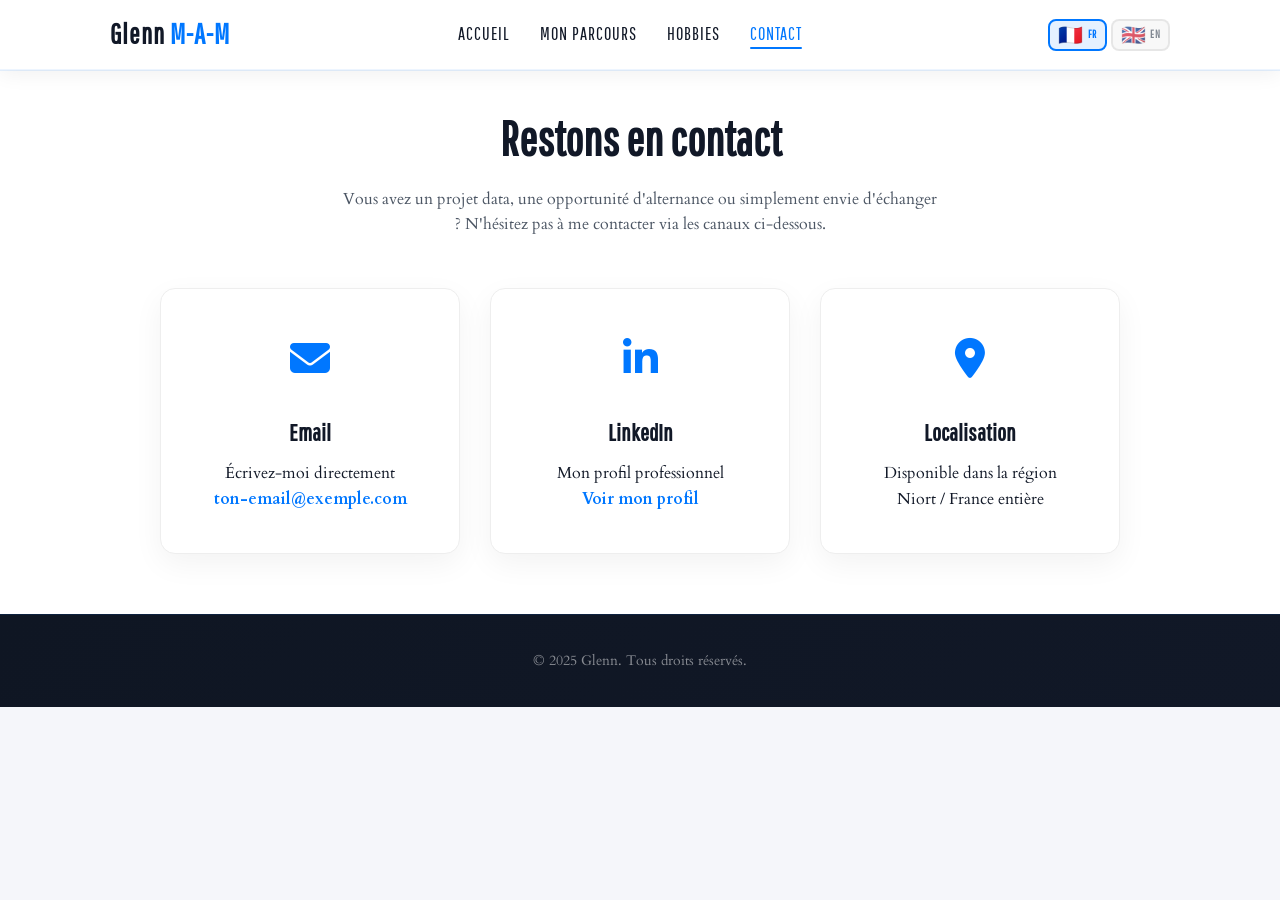
<file: contact.html>
<!DOCTYPE html>
<html lang="fr">
<head>
    <meta charset="UTF-8">
    <meta name="viewport" content="width=device-width, initial-scale=1.0">
    <title>Contact — Glenn</title>
    <link href="https://fonts.googleapis.com/css2?family=Cardo&family=Pathway+Gothic+One&display=swap" rel="stylesheet">
    <link rel="stylesheet" href="https://cdnjs.cloudflare.com/ajax/libs/font-awesome/6.4.0/css/all.min.css">
    <link rel="stylesheet" href="./css/global.css">
</head>
<body>

    <!-- NAVIGATION (Identique à l'accueil) -->
    <nav class="navbar">
        <div class="nav-container">
            <a href="index.html" class="logo">Glenn<span> M-A-M</span></a>
            <ul class="nav-links">
                <li><a href="index.html" data-i18n="nav.home">Accueil</a></li>
                <li><a href="parcours.html" data-i18n="nav.journey">Mon Parcours</a></li>
                <li><a href="hobbies.html">Hobbies</a></li>
                <li><a href="contact.html" class="active" data-i18n="nav.contact">Contact</a></li>
            </ul>
            <div class="burger"><div class="line1"></div><div class="line2"></div><div class="line3"></div></div>
            <div class="lang-toggle">
                <button class="lang-btn active" data-lang="fr" aria-label="Français">🇫🇷 <span class="lang-code">FR</span></button>
                <button class="lang-btn" data-lang="en" aria-label="English">🇬🇧 <span class="lang-code">EN</span></button>
            </div>
        </div>
    </nav>

    <!-- SECTION CONTACT -->
    <section class="contact-section">
        <div class="contact-container">
            <h1 class="section-title" data-i18n="contact.title">Restons en contact</h1>
            <p class="contact-intro">
                Vous avez un projet data, une opportunité d'alternance ou simplement envie d'échanger ? 
                N'hésitez pas à me contacter via les canaux ci-dessous.
            </p>

            <div class="contact-cards">
                
                <!-- Carte Email -->
                <div class="contact-card">
                    <div class="icon-box">
                        <i class="fa-solid fa-envelope"></i>
                    </div>
                    <h3>Email</h3>
                    <p>Écrivez-moi directement</p>
                    <a href="mailto:ton-email@exemple.com" class="contact-link">ton-email@exemple.com</a>
                </div>

                <!-- Carte LinkedIn -->
                <div class="contact-card">
                    <div class="icon-box">
                        <i class="fa-brands fa-linkedin-in"></i>
                    </div>
                    <h3>LinkedIn</h3>
                    <p>Mon profil professionnel</p>
                    <a href="https://www.linkedin.com/in/ton-profil" target="_blank" class="contact-link">Voir mon profil</a>
                </div>

                <!-- Carte Localisation (Optionnel) -->
                <div class="contact-card">
                    <div class="icon-box">
                        <i class="fa-solid fa-location-dot"></i>
                    </div>
                    <h3>Localisation</h3>
                    <p>Disponible dans la région</p>
                    <span class="location-text">Niort / France entière</span>
                </div>

            </div>
        </div>
    </section>

    <footer>
        <p data-i18n="footer">© 2025 Glenn. Tous droits réservés.</p>
    </footer>

    <script src="./js/i18n.js"></script>
    <script src="./js/main.js"></script>
</body>
</html>
</file>
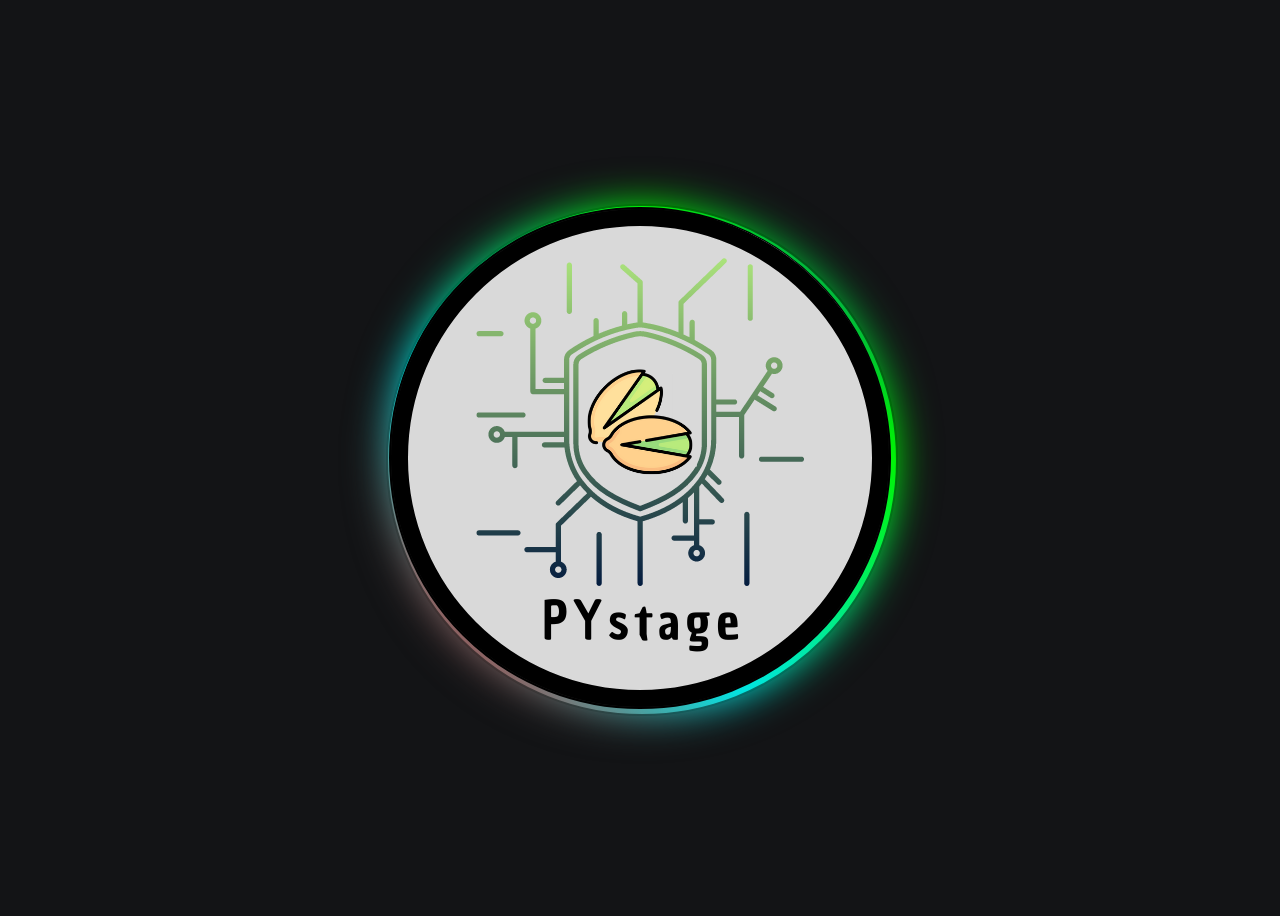
<file: projets/2022/project_final/html/HtMl.html>
<!DOCTYPE html>

<html>

	<head>
		<meta charset="UTF-8" />
	</head>
<!-- Importation de notre feuille css -->

	<link rel="stylesheet" href="./CsS.css" />
	
<!-- Mettre un titre à notre site (nom du site) -->

<title> Titre Tableau de Bord </title>

<header> 

	<div class="box" >
	<a href="tableauBord.html"><img src="../image/PYstage.png"></img></a>
	</div>
	

</header>
<body>
</file>
<file: css/global.css>
/* =========================================
   GLOBAL.CSS - Style moderne pour le Portfolio
   ========================================= */

:root {
    --primary: #0077ff;
    --dark: #111827;
    --light: #f5f6fa;
    --white: #ffffff;
    --text-grey: #4b5563;
    --shadow: 0 10px 30px rgba(0, 119, 255, 0.15);
    --card-shadow: 0 10px 25px rgba(0,0,0,0.05);
    --transition: all 0.3s ease;
    
    /* Polices */
    --font-title: 'Pathway Gothic One', sans-serif;
    --font-text: 'Cardo', serif;
}

* { margin: 0; padding: 0; box-sizing: border-box; }

body {
    font-family: var(--font-text);
    background-color: var(--light);
    color: var(--dark);
    overflow-x: hidden;
    line-height: 1.6;
}

/* ================= NAVBAR ================= */
.navbar {
    background: rgba(255, 255, 255, 0.82);
    backdrop-filter: blur(14px);
    -webkit-backdrop-filter: blur(14px);
    height: 70px;
    width: 100%;
    position: fixed;
    top: 0;
    z-index: 1000;
    box-shadow: 0 1px 0 rgba(0,119,255,0.1), 0 4px 20px rgba(0,0,0,0.06);
    border-bottom: 1px solid rgba(0,119,255,0.07);
}

.nav-container {
    display: flex;
    justify-content: space-between;
    align-items: center;
    max-width: 1100px;
    margin: 0 auto;
    height: 100%;
    padding: 0 20px;
}

.logo {
    font-family: var(--font-title);
    font-size: 28px;
    text-decoration: none;
    color: var(--dark);
    font-weight: bold;
    letter-spacing: 1px;
    transition: opacity 0.2s ease;
}
.logo:hover { opacity: 0.8; }
.logo span { color: var(--primary); }

.nav-links { display: flex; list-style: none; gap: 30px; }
.nav-links li a {
    text-decoration: none;
    color: var(--dark);
    font-family: var(--font-title);
    font-size: 18px;
    text-transform: uppercase;
    transition: color 0.25s ease;
    letter-spacing: 1px;
    position: relative;
    padding-bottom: 3px;
}
/* Underline animé au hover */
.nav-links li a::after {
    content: '';
    position: absolute;
    bottom: -2px;
    left: 0;
    width: 0;
    height: 2px;
    background: var(--primary);
    border-radius: 2px;
    transition: width 0.3s ease;
}
.nav-links li a:hover::after,
.nav-links li a.active::after { width: 100%; }
.nav-links li a:hover, .nav-links li a.active { color: var(--primary); }

.burger { display: none; cursor: pointer; }
.burger div { width: 25px; height: 3px; background-color: var(--dark); margin: 5px; transition: var(--transition); }

/* ================= HERO SECTION ================= */
.hero {
    height: 100vh;
    display: flex;
    align-items: center;
    justify-content: center;
    text-align: center;
    padding: 70px 20px 0;
    background: linear-gradient(150deg, #eef4ff 0%, #f5f6fa 50%, #eef2f6 100%);
    position: relative;
    overflow: hidden;
    overflow-x: hidden;
}

/* Cercle décoratif en arrière-plan */
.hero::before {
    content: '';
    position: absolute;
    width: 500px;
    height: 500px;
    background: radial-gradient(circle, rgba(0,119,255,0.07), transparent 65%);
    top: 10%;
    right: -100px;
    border-radius: 50%;
    pointer-events: none;
}
.hero::after {
    content: '';
    position: absolute;
    width: 350px;
    height: 350px;
    background: radial-gradient(circle, rgba(0,119,255,0.05), transparent 65%);
    bottom: 5%;
    left: -80px;
    border-radius: 50%;
    pointer-events: none;
}

.hero-content { width: 100%; max-width: 800px; animation: fadeIn 1s ease-out; position: relative; z-index: 1; padding: 0 16px; box-sizing: border-box; }
@keyframes fadeIn { from { opacity: 0; transform: translateY(20px); } to { opacity: 1; transform: translateY(0); } }

.profile-img-container {
    width: 150px;
    height: 150px;
    margin: 0 auto 25px;
    border-radius: 50%;
    overflow: hidden;
    border: 4px solid var(--white);
    box-shadow: var(--shadow);
}
.profile-img { width: 100%; height: 100%; object-fit: cover; }

.hero h1 {
    font-family: var(--font-title);
    font-size: 4rem;
    margin-bottom: 15px;
    color: var(--dark);
    line-height: 1.1;
}
.text-highlight { color: var(--primary); }

.hero-text {
    font-size: 1.2rem;
    color: var(--text-grey);
    margin-bottom: 40px;
    width: 100%;
    max-width: 600px;
    margin-left: auto;
    margin-right: auto;
    padding: 0 8px;
    box-sizing: border-box;
}

.cta-buttons { display: flex; gap: 20px; justify-content: center; flex-wrap: wrap; }
.btn {
    padding: 12px 30px;
    border-radius: 50px;
    text-decoration: none;
    font-family: var(--font-title);
    font-size: 18px;
    letter-spacing: 1px;
    transition: var(--transition);
    display: inline-flex;
    align-items: center;
    gap: 10px;
}
.btn-primary { background-color: var(--primary); color: var(--white); box-shadow: 0 4px 15px rgba(0, 119, 255, 0.3); }
.btn-primary:hover { background-color: #005ecb; transform: translateY(-3px); }
.btn-outline { border: 2px solid var(--dark); color: var(--dark); }
.btn-outline:hover { background-color: var(--dark); color: var(--white); transform: translateY(-3px); }

/* ================= PROJECTS SLIDER ================= */
.projects-section { padding: 80px 20px; background: var(--white); text-align: center; }
.section-title { font-family: var(--font-title); font-size: 3rem; color: var(--dark); margin-bottom: 10px; }
.section-subtitle { color: var(--text-grey); margin-bottom: 50px; }

.slider-container {
    max-width: 1000px;
    margin: 0 auto;
    position: relative;
    overflow: hidden;
    border-radius: 20px;
    box-shadow: 0 20px 50px rgba(0,0,0,0.1);
}

.slider-wrapper { 
    height: 500px; 
    position: relative; 
    width: 100%;
}

/* --- CORRECTION ICI : GESTION DES SLIDES --- */
.slide {
    position: absolute; 
    top: 0; left: 0; 
    width: 100%; height: 100%;
    opacity: 0; 
    transition: opacity 0.6s ease-in-out;
    
    /* C'EST CETTE LIGNE QUI RÉPARE LES FLÈCHES : */
    pointer-events: none; /* Empêche l'image invisible de bloquer les clics */
    
    z-index: 1;
}

.slide.active { 
    opacity: 1; 
    pointer-events: all; /* Réactive les clics quand l'image est visible */
    z-index: 2;
}

.slide-link { display: block; width: 100%; height: 100%; position: relative; }
.slide img { width: 100%; height: 100%; object-fit: cover; transition: transform 0.8s ease; }
.slide:hover img { transform: scale(1.05); }

.slide-content {
    position: absolute; bottom: 0; left: 0; width: 100%;
    background: linear-gradient(to top, rgba(0,0,0,0.9), rgba(0,0,0,0));
    padding: 60px 30px 30px;
    text-align: left;
    color: var(--white);
    transform: translateY(20px);
    transition: transform 0.4s ease;
}
.slide.active .slide-content { transform: translateY(0); }
.slide-content h3 { font-family: var(--font-title); font-size: 32px; margin-bottom: 8px; color: var(--primary); }

/* --- CORRECTION ICI : BOUTONS FLÈCHES --- */
.slider-btn {
    position: absolute; top: 50%; transform: translateY(-50%);
    background: rgba(255,255,255,0.9);
    border: none; width: 50px; height: 50px; border-radius: 50%;
    cursor: pointer; font-size: 20px; color: var(--dark);
    box-shadow: 0 4px 10px rgba(0,0,0,0.1); transition: var(--transition); 
    
    z-index: 100; /* On force les flèches à être bien au-dessus de tout */
}
.slider-btn:hover { background: var(--primary); color: var(--white); }
.prev-btn { left: 20px; }
.next-btn { right: 20px; }

.dots-container {
    position: absolute; bottom: 20px; left: 50%; transform: translateX(-50%);
    display: flex; gap: 10px; z-index: 100;
}
.dot {
    width: 12px; height: 12px; background: rgba(255,255,255,0.5);
    border-radius: 50%; cursor: pointer; transition: var(--transition);
}
.dot.active { background: var(--primary); transform: scale(1.2); }

/* ================= CSS HOBBIES (Nouvelle version Galerie) ================= */
/* ================= HOBBIES SECTION (POUR L'ACCUEIL / INDEX.HTML) ================= */
/* Ce style gère uniquement les cartes de prévisualisation sur la page d'accueil */

.hobbies-section {
    padding: 80px 20px;
    background-color: var(--light);
    text-align: center;
}

.hobbies-container { 
    max-width: 1100px; 
    margin: 0 auto; 
}

/* La grille des cartes sur l'accueil */
.hobbies-grid {
    display: grid;
    /* Adapte auto : 3 colonnes sur PC, 2 ou 1 sur mobile */
    grid-template-columns: repeat(auto-fit, minmax(280px, 1fr));
    gap: 30px;
    margin-top: 40px;
}

/* Le style de la carte individuelle */
.hobby-card {
    background: var(--white);
    border-radius: 15px;
    overflow: hidden;
    box-shadow: var(--card-shadow);
    transition: var(--transition);
    text-align: left;
    display: block;      /* Important pour le lien <a> */
    text-decoration: none;
    color: inherit;
    position: relative;
    height: 100%;       /* Pour que toutes les cartes aient la même hauteur */
}

.hobby-card:hover {
    transform: translateY(-10px);
    box-shadow: 0 15px 30px rgba(0,0,0,0.1);
}

/* Zone Image */
.hobby-img-box {
    height: 200px;
    width: 100%;
    position: relative;
    overflow: hidden;
}

.hobby-img-box img {
    width: 100%;
    height: 100%;
    object-fit: cover;
    transition: transform 0.5s ease;
}

.hobby-card:hover .hobby-img-box img { 
    transform: scale(1.1); 
}

/* La petite icône ronde */
.hobby-icon {
    position: absolute;
    bottom: -20px;
    right: 20px;
    width: 50px;
    height: 50px;
    background: var(--primary);
    color: var(--white);
    border-radius: 50%;
    display: flex;
    align-items: center;
    justify-content: center;
    font-size: 22px;
    box-shadow: 0 4px 10px rgba(0,0,0,0.2);
    border: 3px solid var(--white);
    z-index: 2;
}

/* Contenu texte */
.hobby-content { 
    padding: 30px 25px 25px; 
}

.hobby-content h3 {
    font-family: var(--font-title);
    font-size: 24px;
    margin-bottom: 10px;
    color: var(--dark);
}

.hobby-content p {
    font-size: 15px;
    color: var(--text-grey);
    line-height: 1.5;
}
/* En-tête */
.hobbies-header {
  text-align: center;
  margin-top: 40px;
  margin-bottom: 60px;
  padding: 0 20px;
}

.hobbies-header h1 {
  font-family: 'Pathway Gothic One', sans-serif;
  font-size: 42px;
  color: #0077ff;
  margin-bottom: 10px;
}

.hobbies-header .subtitle {
  font-size: 16px;
  color: #555;
  max-width: 600px;
  margin: 0 auto;
}

/* Séparateur entre les sections */
.hobby-separator {
    border: 0;
    height: 1px;
    background-image: linear-gradient(to right, rgba(0, 0, 0, 0), rgba(0, 0, 0, 0.1), rgba(0, 0, 0, 0));
    margin: 60px 0;
}

/* --- STRUCTURE D'UNE SECTION HOBBY --- */
.hobby-section {
    max-width: 1200px;
    margin: 0 auto 40px;
    padding: 0 20px;
}

/* Texte Intro */
.hobby-intro {
    text-align: center;
    max-width: 800px;
    margin: 0 auto 40px;
}

.hobby-intro h2 {
    font-family: 'Pathway Gothic One', sans-serif;
    font-size: 32px;
    color: var(--dark);
    margin-bottom: 15px;
    display: flex;
    align-items: center;
    justify-content: center;
    gap: 10px;
}

.hobby-intro h2 i {
    color: var(--primary);
    font-size: 28px;
}

.hobby-intro p {
    font-size: 16px;
    line-height: 1.6;
    color: var(--text-grey);
}

/* --- LA GALERIE 4 ITEMS --- */
.hobby-gallery {
    display: grid;
    /* Sur grand écran : 4 colonnes égales */
    grid-template-columns: repeat(4, 1fr); 
    gap: 15px;
    width: 100%;
}

.gallery-item {
    position: relative;
    height: 250px; /* Hauteur fixe pour uniformiser */
    border-radius: 12px;
    overflow: hidden;
    box-shadow: 0 4px 15px rgba(0,0,0,0.1);
    transition: transform 0.3s ease;
    cursor: pointer;
    background: #000; /* Fond noir au cas où l'image ne charge pas */
}

/* Effet Zoom au survol */
.gallery-item:hover {
    transform: translateY(-5px);
    box-shadow: 0 10px 25px rgba(0,0,0,0.2);
}

.gallery-item img, 
.gallery-item video,
.gallery-item iframe {
    width: 100%;
    height: 100%;
    object-fit: cover; /* Remplit le carré sans déformer */
    transition: opacity 0.3s ease;
}

.gallery-item:hover img {
    opacity: 0.9;
}

/* Style spécifique pour les items vidéo (icône play) */
.video-item .play-icon {
    position: absolute;
    top: 50%;
    left: 50%;
    transform: translate(-50%, -50%);
    font-size: 40px;
    color: white;
    opacity: 0.8;
    text-shadow: 0 2px 10px rgba(0,0,0,0.5);
    pointer-events: none;
}

/* --- RESPONSIVE --- */

/* Tablette : Grille 2x2 */
@media (max-width: 900px) {
    .hobby-gallery {
        grid-template-columns: repeat(2, 1fr);
    }
}

/* Mobile : Les uns sous les autres */
@media (max-width: 500px) {
    .hobby-gallery {
        grid-template-columns: 1fr;
    }
    .gallery-item {
        height: 200px;
    }
    .hobbies-header h1 {
        font-size: 32px;
    }
}

/* ================= CONTACT SECTION ================= */
.contact-section { padding: 100px 20px 60px; background: var(--white); text-align: center; }
.contact-intro { max-width: 600px; margin: 0 auto 50px; color: var(--text-grey); }

.contact-cards { display: flex; justify-content: center; gap: 30px; flex-wrap: wrap; }

.contact-card {
    background: var(--white); 
    padding: 40px; 
    border-radius: 15px; 
    width: 100%;
    max-width: 300px; 
    box-shadow: 0 10px 30px rgba(0,0,0,0.05); 
    transition: var(--transition); 
    border: 1px solid #eee;
}

.contact-card:hover { transform: translateY(-10px); border-color: var(--primary); }

.icon-box { font-size: 40px; color: var(--primary); margin-bottom: 20px; }
.contact-card h3 { font-family: var(--font-title); font-size: 24px; margin-bottom: 10px; }
.contact-link { color: var(--primary); text-decoration: none; font-weight: bold; }

/* ================= FOOTER ================= */
footer {
    text-align: center;
    padding: 35px 20px;
    background: linear-gradient(135deg, #0f1623 0%, #111827 100%);
    color: rgba(255,255,255,0.5);
    font-size: 14px;
    border-top: 1px solid rgba(0,119,255,0.12);
}

/* ================= LOCATION LINK (global — utilisé sur index.html) ================= */
.location-link {
    display: inline-flex;
    align-items: center;
    gap: 6px;
    padding: 6px 14px;
    border-radius: 30px;
    background: rgba(0,119,255,0.07);
    color: var(--primary);
    text-decoration: none;
    font-size: 14px;
    font-family: var(--font-title);
    letter-spacing: 0.5px;
    transition: background 0.25s ease, color 0.25s ease, transform 0.2s ease, box-shadow 0.25s ease;
    border: 1px solid rgba(0,119,255,0.15);
}
.location-link i { font-size: 13px; flex-shrink: 0; transition: transform 0.25s ease; }
.location-link:hover {
    background: var(--primary);
    color: #fff;
    border-color: var(--primary);
    transform: translateY(-2px);
    box-shadow: 0 6px 16px rgba(0,119,255,0.25);
}
.location-link:hover i { transform: scale(1.2); }

/* ================= PAGE PROJETS ================= */
.page-header {
    text-align: center;
    padding: 60px 20px 40px;
    background: var(--white);
}

.projects-container {
    max-width: 1100px;
    margin: 0 auto;
    padding: 20px 20px 80px;
}

.year-section {
    margin-bottom: 60px;
}

.year-title {
    font-family: var(--font-title);
    font-size: 36px;
    color: var(--primary);
    border-bottom: 2px solid #e0e0e0;
    padding-bottom: 10px;
    margin-bottom: 30px;
    display: inline-block;
}

.projects-grid {
    display: grid;
    grid-template-columns: repeat(auto-fit, minmax(300px, 1fr));
    gap: 30px;
}

/* --- CARTES PROJETS --- */
.project-card {
    position: relative;
    height: 250px;
    border-radius: 15px;
    overflow: hidden;
    cursor: pointer;
    box-shadow: var(--card-shadow);
    transition: var(--transition);
}

.project-card img {
    width: 100%;
    height: 100%;
    object-fit: cover;
    transition: transform 0.5s ease;
}

.project-overlay {
    position: absolute;
    top: 0;
    left: 0;
    width: 100%;
    height: 100%;
    background: rgba(0, 119, 255, 0.85);
    color: var(--white);
    display: flex;
    flex-direction: column;
    justify-content: center;
    align-items: center;
    opacity: 0;
    transition: opacity 0.3s ease;
}

.project-overlay h3 {
    font-family: var(--font-title);
    font-size: 28px;
    margin-bottom: 5px;
    transform: translateY(20px);
    transition: transform 0.3s ease;
}

.project-overlay span {
    font-size: 16px;
    font-weight: bold;
    transform: translateY(20px);
    transition: transform 0.3s ease 0.1s;
}

.project-overlay i {
    font-size: 30px;
    margin-top: 15px;
    transform: scale(0);
    transition: transform 0.3s ease 0.2s;
}

.project-card:hover { transform: translateY(-5px); }
.project-card:hover img { transform: scale(1.1); }
.project-card:hover .project-overlay { opacity: 1; }
.project-card:hover .project-overlay h3,
.project-card:hover .project-overlay span { transform: translateY(0); }
.project-card:hover .project-overlay i { transform: scale(1); }

/* ================= MODALE (POP-UP) ================= */
.modal {
    display: none;
    position: fixed; 
    z-index: 2000; 
    left: 0;
    top: 0;
    width: 100%; 
    height: 100%; 
    overflow: auto; 
    background-color: rgba(0,0,0,0.6);
    backdrop-filter: blur(5px);
    animation: fadeInModal 0.3s;
}

@keyframes fadeInModal { from {opacity: 0;} to {opacity: 1;} }

.modal-content {
    background-color: var(--white);
    margin: 10% auto;
    padding: 40px;
    border-radius: 15px;
    width: 90%;
    max-width: 600px;
    position: relative;
    box-shadow: 0 25px 50px rgba(0,0,0,0.2);
    animation: slideInModal 0.3s;
}

@keyframes slideInModal { from {transform: translateY(-50px);} to {transform: translateY(0);} }

.close-modal {
    color: #aaa;
    float: right;
    font-size: 28px;
    font-weight: bold;
    cursor: pointer;
    transition: 0.2s;
}

.close-modal:hover { color: var(--dark); }

#modal-title {
    font-family: var(--font-title);
    font-size: 32px;
    color: var(--primary);
    margin-bottom: 10px;
}

.modal-meta {
    font-size: 14px;
    color: #888;
    margin-bottom: 15px;
    text-transform: uppercase;
    letter-spacing: 1px;
}

.tech-badge {
    display: inline-block;
    background: #eef2f6;
    color: var(--dark);
    padding: 5px 12px;
    border-radius: 4px;
    font-size: 14px;
    font-weight: bold;
    margin-bottom: 20px;
}

.modal-description {
    font-size: 16px;
    line-height: 1.6;
    color: var(--text-grey);
    margin-bottom: 30px;
}

.modal-actions {
    display: flex;
    gap: 15px;
    flex-wrap: wrap;
}

/* =====================================================
   RESPONSIVE — TABLETTE ≤ 900px
   ===================================================== */
@media (max-width: 900px) {
    .hero h1 { font-size: 3.2rem; }
    .section-title { font-size: 2.4rem; }
    .slider-wrapper { height: 420px; }

    .about-grid {
        grid-template-columns: 1fr;
        text-align: center;
    }
    .about-image { margin: 0 auto; }
    .about-details { justify-content: center; }

    .projects-grid { grid-template-columns: repeat(2, 1fr); }
    .contact-cards { gap: 20px; }
}

/* =====================================================
   RESPONSIVE — MOBILE ≤ 768px (navbar burger)
   ===================================================== */
@media (max-width: 768px) {
    /* ── Navbar ── */
    .nav-links {
        position: absolute; right: 0; height: 92vh; top: 70px;
        background-color: var(--white); display: flex; flex-direction: column;
        align-items: center; justify-content: center; width: 100%;
        transform: translateX(100%); transition: transform 0.5s ease-in;
        box-shadow: -5px 0 15px rgba(0,0,0,0.05);
        z-index: 999;
    }
    .nav-links.nav-active { transform: translateX(0%); }
    .nav-links li { margin: 8px 0; }
    .burger { display: block; }
    .lang-toggle { margin-left: 0; margin-top: 20px; }

    /* ── Hero ── */
    .hero { padding: 80px 20px 40px; min-height: 100vh; height: auto; }
    .hero h1 { font-size: 2.4rem; line-height: 1.15; }
    .hero-text { font-size: 1rem; margin-bottom: 28px; width: 100%; padding: 0 4px; }
    .profile-img-container { width: 120px; height: 120px; }
    .cta-buttons { flex-direction: column; align-items: center; gap: 12px; }
    .cta-buttons .btn { width: 100%; max-width: 280px; justify-content: center; }

    /* ── Section titles ── */
    .section-title { font-size: 2rem; }
    .section-subtitle { font-size: 0.95rem; }

    /* ── Projects slider (accueil) ── */
    .slider-wrapper { height: 340px; }
    .slide-content { padding: 20px; }
    .slide-content h3 { font-size: 20px; }
    .slide-content p { font-size: 13px; }
    .slider-btn { width: 38px; height: 38px; font-size: 16px; }

    /* ── About ── */
    .about-grid {
        grid-template-columns: 1fr;
        gap: 30px;
        text-align: center;
    }
    .about-image { margin: 0 auto; max-width: 260px; }
    .about-details { justify-content: center; flex-wrap: wrap; gap: 12px; }
    .about-text { font-size: 0.95rem; }

    /* ── Contact cards ── */
    .contact-cards { flex-direction: column; align-items: center; }
    .contact-card { max-width: 100%; width: 100%; padding: 28px 20px; }

    /* ── Footer ── */
    footer { font-size: 12px; padding: 24px 16px; }

    /* ── Modales ── */
    .modal-content { margin: 10% auto; width: 95%; padding: 24px 20px; }
    #modal-title { font-size: 22px; }
    .modal-actions { flex-direction: column; gap: 10px; }
    .modal-actions .btn,
    .modal-actions button { width: 100%; justify-content: center; }
    .pdf-modal-content { margin: 0; width: 100%; height: 100%; border-radius: 0; }
    .pdf-modal-header { padding: 12px 16px; flex-wrap: wrap; gap: 8px; }
    .pdf-modal-title { font-size: 15px; }

    /* ── Projects page grid ── */
    .projects-grid { grid-template-columns: 1fr; }
    .year-title { font-size: 2rem; }

    /* ── Hobbies carousel ── */
    .hobby-card-unique .hcu-img { height: 220px; }
    .hcu-body { padding: 18px 16px 20px; gap: 12px; }
    .hcu-text h3 { font-size: 20px; }
    .hobby-carousel-section { padding: 60px 16px; }
}

/* =====================================================
   RESPONSIVE — PETIT MOBILE ≤ 480px
   ===================================================== */
@media (max-width: 480px) {
    .hero h1 { font-size: 1.9rem; }
    .hero-text { font-size: 0.92rem; width: 100%; padding: 0 2px; }
    .profile-img-container { width: 100px; height: 100px; }

    .section-title { font-size: 1.7rem; }

    /* Ticker */
    .skill-badge { font-size: 13px; padding: 6px 14px; }
    .skill-badge i { font-size: 15px; }

    /* Slider accueil */
    .slider-wrapper { height: 280px; }
    .slide-content h3 { font-size: 17px; }
    .slide-content p  { display: none; } /* Masque la description sur très petit écran */

    /* Cards contact */
    .contact-card { padding: 22px 16px; }
    .contact-card h3 { font-size: 18px; }
    .icon-box { font-size: 30px; }

    /* Hobby carousel */
    .hobby-card-unique .hcu-img { height: 180px; }
    .hcu-text h3 { font-size: 17px; }
    .hcu-icon { width: 40px; height: 40px; font-size: 17px; }

    /* Boutons */
    .btn { font-size: 15px; padding: 10px 20px; }

    /* Parcours / timeline */
    .timeline-item { padding-left: 20px; }
    .timeline-content { padding: 18px; }
    .timeline-content h3 { font-size: 17px; }
}

/* ================= LANG TOGGLE FR/EN ================= */
.lang-toggle {
    display: flex;
    align-items: center;
    gap: 4px;
    margin-left: 18px;
    flex-shrink: 0;
}

.lang-btn {
    background: rgba(0,0,0,0.04);
    border: 2px solid rgba(0,0,0,0.1);
    border-radius: 8px;
    cursor: pointer;
    font-size: 20px;
    line-height: 1;
    padding: 4px 8px;
    opacity: 0.7;
    transition: opacity 0.2s ease, border-color 0.2s ease, transform 0.2s ease, background 0.2s ease;
    display: flex;
    align-items: center;
    gap: 4px;
    font-family: var(--font-title);
    color: var(--dark);
    letter-spacing: 0.5px;
}

.lang-btn:hover {
    opacity: 1;
    transform: scale(1.08);
    background: rgba(0,119,255,0.07);
    border-color: rgba(0,119,255,0.3);
}

.lang-btn.active {
    opacity: 1;
    border-color: var(--primary);
    background: rgba(0, 119, 255, 0.1);
    color: var(--primary);
}

.lang-btn .lang-code {
    font-size: 11px;
    font-weight: bold;
    letter-spacing: 0.5px;
    color: var(--text-grey);
}

.lang-btn.active .lang-code {
    color: var(--primary);
}
</file>
<file: projets/2022/project_final/html/CsS.css>
.*{
	margin:0;
	padding: 0;
	box-sizing:border-box;	
	
}

body{

	height: 100vh;
	background: #131416;
	display: flex;
	justify-content:center;
	align-items: center;
	

}


.box {
  width: 498px;
  height: 498px;
  background-color: rgb(31, 31, 31);
  position: relative;
  border:2px solid;
  -moz-border-radius : 50px;
  -webkit-border-radius : 25px;
   border-radius : 50%;
}

.box::before,
.box::after {
  content: '';
  position: absolute;
  top: 0;
  left: 0;
  background: linear-gradient(45deg, #ff0000, #00f0f0, #00ff00, #0000ff, #ff0000, #00f0f0, #00ff00, #0000ff, #f00f0f);
  width: 498px;
  height: 498px;
  transform: scale(1.02);
  z-index: -1;
  background-size: 500%;
  animation: animate 20s infinite;
  border:2px solid;
  -moz-border-radius : 25px;
  -webkit-border-radius : 25px;
   border-radius : 50%;
}


.box::after {
  filter: blur(20px);
}


@keyframes animate {
  0% { background-position: 0 0; }
  50% { background-position: 300% 0; }
  100% { background-position: 0 0; }
}
</file>
